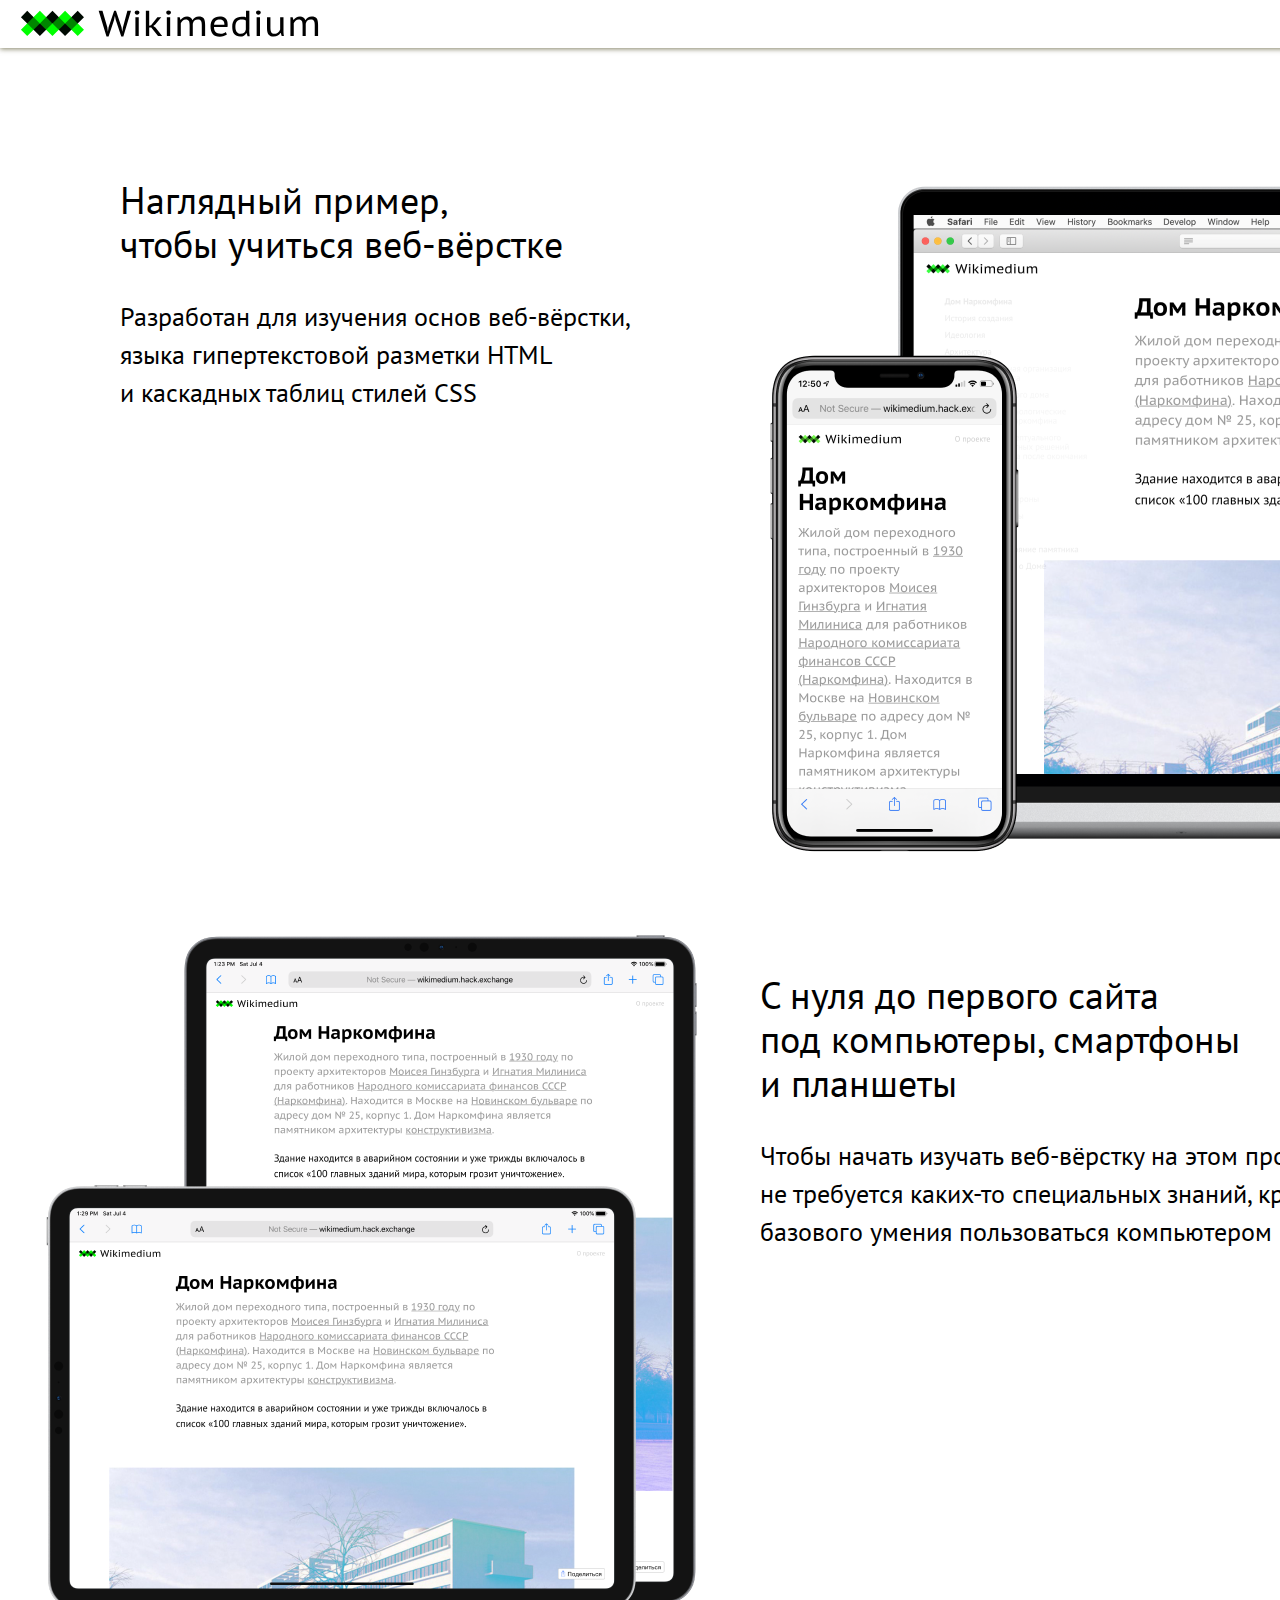
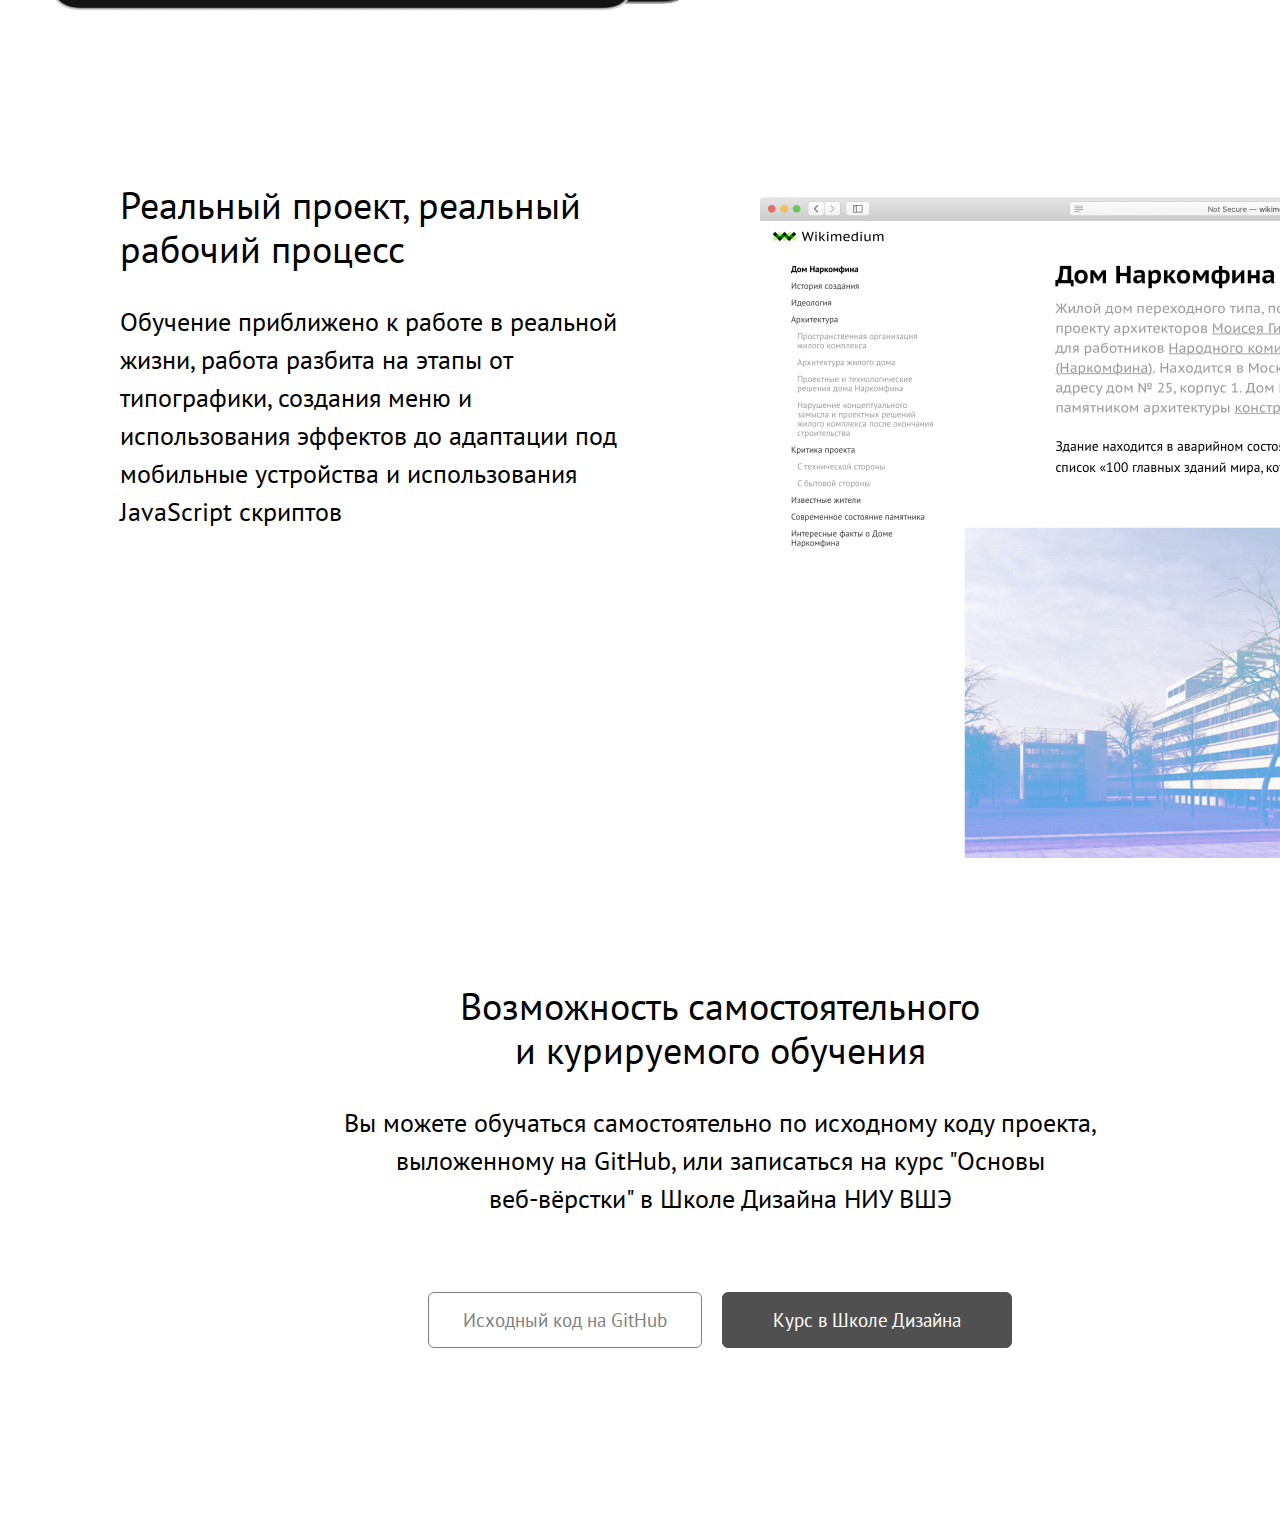
<file: about.html>
<!DOCTYPE html>
<html lang="en">
  <head>
    <meta charset="UTF-8" />
    <meta name="viewport" content="width=device-width, initial-scale=1.0" />
    <title>О проекте</title>
    <link rel="stylesheet" href="stylesheets/style.css" />
    <link rel="icon" type="image/x-icon" href="images/favicon.ico" />
    <link rel="icon" type="image/png" href="images/favicon.png" />
  </head>
  <body class="about">
    <!-- меню / menubar -->
    <nav class="menubar">
      <a href="index.html">
        <img src="images/logo.svg" alt="" />
      </a>
      <a href="about.html">О проекте</a>
    </nav>

    <!-- первая секция -->
    <section class="first-section">
      <div>
        <h1>Наглядный пример, <br />чтобы учиться веб-вёрстке</h1>
        <p>
          Разработан для изучения основ веб-вёрстки, языка гипертекстовой
          разметки HTML <br />и каскадных таблиц стилей CSS
        </p>
      </div>
      <div>
        <img
          src="images/about1.png"
          alt="мокап проекта Дом Наркомфина на айфоне и макбуке"
        />
      </div>
    </section>

    <!-- вторая секция  -->
    <section class="second-section">
      <div>
        <img
          src="images/about2.png"
          alt="мокап проекта Дом Нарфкомфина на планшетах"
        />
      </div>
      <div>
        <h1>
          С нуля до первого сайта <br />под компьютеры, смартфоны <br />и
          планшеты
        </h1>
        <p>
          Чтобы начать изучать веб-вёрстку на этом проекте, не требуется
          каких-то специальных знаний, кроме базового умения пользоваться
          компьютером
        </p>
      </div>
    </section>

    <!-- третья секция  -->
    <section class="third-section">
      <div>
        <h1>Реальный проект, реальный рабочий процесс</h1>
        <p>
          Обучение приближено к работе в реальной жизни, работа разбита на этапы
          от типографики, создания меню и использования эффектов до адаптации
          под мобильные устройства и использования JavaScript скриптов
        </p>
      </div>
      <div>
        <img src="images/about3.png" alt="проект Дом Наркомфина в браузере" />
      </div>
    </section>

    <!-- четвертая секция  -->
    <section class="fourth-section">
      <h1>Возможность самостоятельного <br />и курируемого обучения</h1>
      <p>
        Вы можете обучаться самостоятельно по исходному коду проекта,
        выложенному на GitHub, или записаться на курс "Основы <br />веб-вёрстки"
        в Школе Дизайна НИУ ВШЭ
      </p>
      <div>
        <a href="">Исходный код на GitHub</a>
        <a href="" class="black-button">Курс в Школе Дизайна</a>
      </div>
    </section>
  </body>
</html>
</file>
<file: stylesheets/style.css>
@import 'reset.css';
@import url('https://fonts.googleapis.com/css?family=PT+Sans+Caption:400,700|PT+Sans:400,400i,700,700i&amp;subset=cyrillic');
@import 'layout.css';
@import 'content.css';
@import 'sidebar.css';
@import 'menubar.css';
@import 'about.css';
@import 'adaptive.css';
</file>
